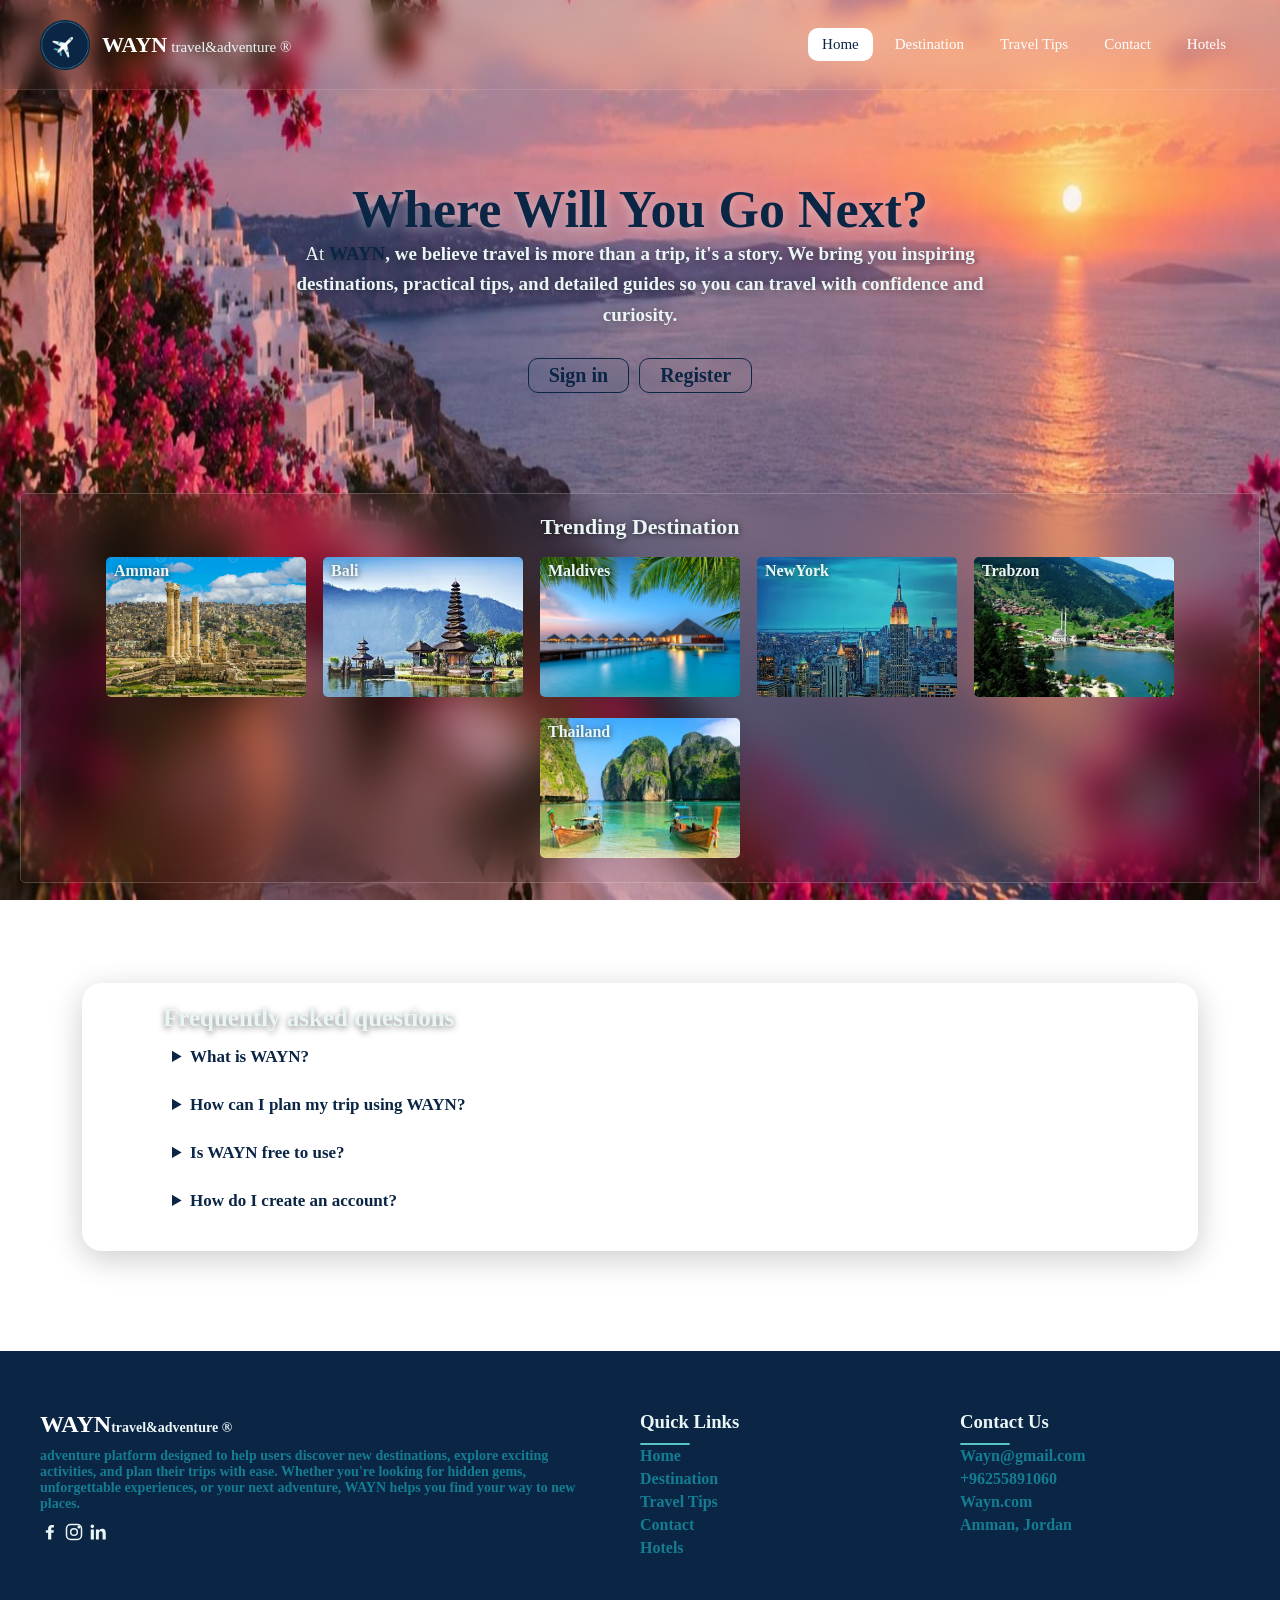
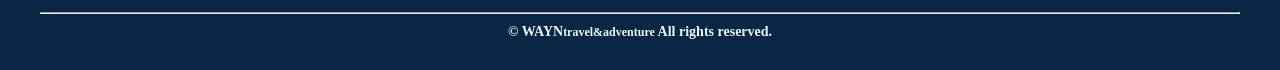
<file: index.html>
<!DOCTYPE html>
<html lang="en">
<head>
    <meta charset="UTF-8">
    <meta name="viewport" content="width=device-width, initial-scale=1.0">
    <title>WAYN-travel&adventure</title>
    <link rel="icon" href="wayn-icon.png">
</head>
<body>
    <div class="dashboard">
        
           <div class="background"><img src="bali/12.jpeg" width="100% " height="100%" alt="background"> </div>
    <header class="header">
        <div class="logo">
            <img src="wayn-icon.png" alt="wayn-icon">
            <div class="logo-">
                <span class="brand">WAYN</span>
                <span class="tagline">travel&adventure &reg;</span>
            </div>
        </div>
        <nav>
            <a href="index.html" class="active">Home</a>
            <a href="project.html">Destination</a>
            <a href="tips.html">Travel Tips</a>
            <a href="contact.html">Contact</a>
             <a href="hotels.html">Hotels</a>
        </nav>
    </header>
    <main>
        <section class="hero">
            <div class="about-as">
            <h1>Where Will You Go Next?</h1>
            <p>At <strong><span style="color:#0B2545;">WAYN</span></stron>, we believe travel is more than a trip, it's a story. We bring you inspiring destinations, practical tips, and detailed guides so you can travel with confidence and curiosity.</p>
        </div>
        <div class="auth-box">
            <a href="sign-in.html">Sign in</a>
            <a href="register.html">Register</a>
        </div>
        </section>
        <!-- Destination section -->
         
        <div class="cards">
          <a href="index.html" class="cards-title">
        Trending Destination</a>
        <div class="card">
            <img src="amman1.jpg" alt="Amman" >
            <span class="name">Amman</span>
        </div>
        <div class="card">
            <img src="bali.webp" alt="Bali" >
            <span class="name">Bali</span>
        </div>
        <div class="card">
            <img src="maldives.gif" alt="Mldives">
            <span class="name">Maldives</span>
        </div>
            <div class="card">
            <img src="newyork.webp" alt="New-York">
            <span class="name">NewYork</span>
        </div>
            <div class="card">
            <img src="trabzon.webp" alt="Trabzon">
            <span class="name">Trabzon</span>
        </div>
            <div class="card">
            <img src="thailand.webp" alt="Thailand">
            <span class="name">Thailand</span>
        </div>
            </div>

            <!-- Q AND A -->
        <section class="Q-A">
            <h2>Frequently asked questions</h2>
            <details class="details">
                <summary>What is WAYN?</summary>
                <p>WAYN is a travel and adventure platform designed to help users discover new destinations, explore exciting activities, and plan their trips with ease. Whether you're looking for hidden gems, unforgettable experiences, or your next adventure, WAYN helps you find your way to new places.</p>
            </details>
            <details class="details">
                <summary>How can I plan my trip using WAYN?</summary>
                <p>You can browse destinations, explore detailed guides, and save your favorite spots to create a customized travel itinerary.</p>
            </details>
            <details class="details">
                <summary>Is WAYN free to use?</summary>
                <p>Yes, exploring destinations, reading travel guides, and accessing practical tips on WAYN is completely free.</p>
            </details>
            <details class="details">
                <summary>How do I create an account?</summary>
                <p>Click on the "Register" button in the navigation bar, enter your email and details, and you'll be ready to start exploring.</p>
            </details>
        </section>
    
    </main> 
    
    <footer>
        <div class="footer-container">
                
              
              <div class="footer-brand"> 
               <!-- <img src="images/wayn-icon.png" alt="icon">  -->
               <h2>WAYN<span style="font-size: 14px;">travel&adventure &reg;</span></h2>
                <p>adventure platform designed to help users discover new destinations, explore exciting activities, and plan their trips with ease. Whether you're looking for hidden gems, unforgettable experiences, or your next adventure, WAYN helps you find your way to new places.</p>
            
             <div class="social-links">
                <a href="#"><svg xmlns="http://www.w3.org/2000/svg" viewBox="0 0 24 24" width="20" height="20" fill="#EAF6F6">
                        <path d="M13.5 21v-8h2.7l.4-3.1h-3.1V8c0-.9.3-1.5 1.6-1.5h1.6V3.7c-.8-.1-1.7-.2-2.6-.2-2.6 0-4.4 1.6-4.4 4.5v1.9H7V13h2.7v8z"/>
                         </svg></a> 
                <a href="#"><svg xmlns="http://www.w3.org/2000/svg" viewBox="0 0 24 24" width="20" height="20" fill="none" stroke="#EAF6F6" stroke-width="1.8">
                          <rect x="3" y="3" width="18" height="18" rx="5"/>
                               <circle cx="12" cy="12" r="4"/>
                                <circle cx="18" cy="6" r="1" fill="#EAF6F6"/>
                                       </svg></a>
                <a href="#"><svg xmlns="http://www.w3.org/2000/svg" viewBox="0 0 24 24" width="20" height="20" fill="#EAF6F6">
                          <path d="M5.2 3a2.2 2.2 0 1 0 0 4.4 2.2 2.2 0 0 0 0-4.4zM3.3 9h3.8v12H3.3zM9.5 9h3.6v1.6h.1A4 4 0 0 1 16.8 8c3.8 0 4.5 2.5 4.5 5.7V21h-3.8v-6.5c0-1.5 0-3.4-2.1-3.4s-2.4 1.6-2.4 3.3V21H9.5z"/>
                              </svg></a>
            </div>
             </div>
             <div class="footer-column">
                <h3>Quick Links</h3>
                <hr>
                <ul>
            <li><a href="home.html" >Home</a></li>
            <li><a href="index.html">Destination</a></li>
            <li><a href="tips.html">Travel Tips</a></li>
            <li><a href="contact.html">Contact</a></li>
            <li><a href="hotels.html">Hotels</a></li>
                </ul>
             </div>
             <div class="footer-column">
                <ul>
                <h3>Contact Us</h3>
                <hr>
                <li><a href="mailto:Wayn@gmail.com">Wayn@gmail.com</a></li>
                <li><a href="tel:+96255891060">+96255891060</a></li>
                <li><a href="/">Wayn.com</a></li>
                <li>Amman, Jordan</li></ul>
             </div>
             
             <div class="footer-bottom">
                <hr>
                <p>&copy; WAYN<span style="font-size: 12px;">travel&adventure</span> All rights reserved.</p>
             </div>
        </div>
    </footer>
    
   </div>
   <style>
  *,
::before,
::after{
    padding: 0;
    margin: 0;
    box-sizing: border-box;
}
:root{
    --primary-navy:#0B2545;
    --secondary-teal:#147D92;
    --secondary-Aqua:#58C4C6;
    --secondary-lightblue:#EAF6F6;
    --secondary-White:#FFFFFF;
   
}
.dashboard{
    display: grid;
    grid-template-columns: 1fr ;
    grid-template-rows: 90px 1fr 60px;
    grid-template-areas:  
    "header "
    "main "
    "footer";
}
.background{
    position: fixed;
    object-fit: cover;
    width: 100%;
    height: 100%;
    z-index: -2;
    inset: 0;
}
/* -----header----- */
.dashboard .header{
grid-area:header;
padding: 0px 40px;
display: flex;
justify-content: space-between;
align-items: center;
border-radius: 5px;
flex-wrap: wrap;
position:sticky;
top:0;
z-index: 100;
background:rbga(255,255,255,0.12);
backdrop-filter: blur(10px);
-webkit-backdrop-filter: blur(10px);
border-bottom: 1px solid rgba(255,255,255,0.12) ;
}
/* ----logo--- */
.dashboard .header .logo{
    display: flex;
    align-items: center;
    gap:12px;
}  

.dashboard .header .logo .brand{
    color: var(--secondary-White);
    font-weight: bold;
    font-size:22px;
    user-select: none;
    font-family:Cambria, Cochin, Georgia, Times, 'Times New Roman', serif
}
.dashboard .header .logo .tagline{

 color:var(--secondary-lightblue);
 font-size: 15px;
}
.dashboard .header .logo img{
    width: 50px;
}
/* -----nav----- */
.dashboard .header nav{
    display: flex;
    gap:8px;
    align-items: center;
    user-select: none;
    
  
}
.dashboard .header nav a{
    background-color: transparent;
    color:var(--secondary-White);
    border-radius: 10px;
     text-decoration: none;
     padding: 8px 14px;
     font-family: Cambria, Cochin, Georgia, Times, 'Times New Roman', serif;
    font-size: 15px;
    white-space: nowrap;
    transition: 0.3s;
}
.dashboard .header nav a:hover{
    background-color: var(--secondary-White);
    color: var(--primary-navy);
    border: none;
    transform:translateY(-2px);
   
}
.dashboard .header nav a.active{
    background-color: var(--secondary-White);
    color: var(--primary-navy);
    border: none;
}
/* ----main----- */
.dashboard main{
    grid-area: main;
    display: flex;
    flex-direction: column;
    align-items: center;
    justify-content: center;
    padding: 0 20px;
}
/* -----hero----- */
.dashboard main .hero{
    display: flex;
    flex-direction: column;     
    align-items: center;
    text-align: center;
    margin-top: 90px;
    gap: 28px;
    max-width: 700px;
    color: var(--secondary-white);
    font-family: Cambria, Cochin, Georgia, Times, 'Times New Roman', serif;
}
.dashboard main .hero .about-as h1{
    color: var(--primary-navy);
    font-size: 52px;
    text-shadow: 0 2px 12px rgba(255,255,255,0.45) ;
    
}
.dashboard main .hero .about-as p{
    color: var(--secondary-lightblue);
    font-size: 19px;
    line-height: 1.6;
    text-shadow: 0 1px 8px rgba(0,0,0,0.45);
}
/* ------auth-box---- */
.dashboard main .hero .auth-box{
    display: flex;
    gap: 10px;
    
}
.dashboard main .hero .auth-box a{
    
    background: transparent;
    backdrop-filter: blur(5px);
    color: var(--primary-navy);
    border-radius: 10px;
    padding: 5px 20px;
    text-decoration: none;
    font-size: 20px;
    font-family:Cambria, Cochin, Georgia, Times, 'Times New Roman', serif;
    cursor: pointer;
    border: 1px solid var(--primary-navy);
    transition: 0.3s;

}
.dashboard main .hero .auth-box a:focus,
.dashboard main .hero .auth-box a:hover
{
   
    background-color: rgba(255,255,255,0.6);
    color: var(--primary-navy);
    border: 1px solid var(--primary-navy);
    transform: translatey(-2px);
}
/* ----cards----- */
.dashboard main .cards{
    margin:100px auto 0 ;
    background:transparent;
    backdrop-filter: blur(20px);
    /* background: rgba(11,37,69,0.35);
    backdrop-filter: blur(14px); */
    border: 1px solid rgba(255,255,255,0.2);
    width: 100%;
    padding: 20px 50px;
    border-radius: 5px;
    display: flex;
    flex-wrap: wrap;
    justify-content: center;
    gap: 17px;
}
.dashboard main .cards .cards-title{
    width: 100%;
    color: var(--secondary-lightblue);
    text-decoration: none;
    text-align: center;
    font-family: Cambria, Cochin, Georgia, Times, 'Times New Roman', serif;
    font-weight: bold;
    font-size: 22px;
    text-shadow: 0 1px 6px rgba(0,0,0,0.7);
}
.dashboard main .cards .card{
        position: relative;
}
.dashboard main .cards .card .name{
    position: absolute;
    top:0;
    left:0;
    padding: 5px 8px;
    font-weight: bold;
    color: var(--secondary-lightblue);
     text-shadow: 0 1px 6px rgba(0,0,0,0.7);
     pointer-events: none;
}
.dashboard main .cards .card img{
    width: 200px;
    height: 140px;
    border-radius: 5px;
    transition: 0.5s;
    cursor:pointer;
}
.dashboard main .cards img:hover{
    transform: scale(1.1);
}



/* -----Q&A---- */
.dashboard main .Q-A{
   margin: 100px auto 0;
   width: 90%;
   box-sizing: border-box;
   background:transparent;
   backdrop-filter: blur(10px);
    border:1px solid rgba(255,255,255,0.2);
   box-shadow: 0 8px 32px  rgba(0,0,0,0.2);
   border-radius: 20px;
   
   padding: 20px 80px;
    
}
.dashboard main .Q-A h2{
    color: var(--secondary-lightblue);
     text-shadow: 0 2px 6px rgba(0,0,0,0.5) ;
    font-size: 25px;
    font-family: Cambria, Cochin, Georgia, Times, 'Times New Roman', serif;
    /* -webkit-text-stroke: 0.2px var(--secondary-lightblue); */
    text-align:left;
    margin-bottom: 6px;
}
.dashboard main .Q-A .details{
    background-color: rgba(255,255,255,0.4);
    color: var(--primary-navy);
    font-size: 17px;
    font-family: Cambria, Cochin, Georgia, Times, 'Times New Roman', serif;
    width: 100%;
    border-radius: 15px;
    margin-bottom: 10px;
    padding: 8px;
    border: 1px solid rgba(255,255,255,0.2);
    cursor: pointer;
    transition: all 0.3s ease;
}
.dashboard main .Q-A .details p{
    line-height: 1.6;
    font-size: 15px;
    padding: 10px 20px 15px;
    margin: 0;
    
}
    
.dashboard main .Q-A .details:hover{
 background: rgba(255,255,255,0.45);
 transform: translateY(-2px);
 box-shadow: 0 6px 16px rgba(0,0,0,0.2);
}
/* ---footer */
 footer{
    grid-area: footer;
    background: var(--primary-navy);
    /* background:transparent;
   backdrop-filter: blur(10px);
    border:1px solid rgba(255,255,255,0.2); */
    color: var(--secondary-lightblue);
    width: 100%;
    padding: 60px 8px 20px;
    margin-top: 100px;
    font-family: Cambria, Cochin, Georgia, Times, 'Times New Roman', serif;
}
.footer-container{
    display: grid;
    grid-template-columns: 2fr repeat(2,1fr);
    gap: 40px;
    max-width:1200px ;
    margin: 0 auto;
}



.footer-brand img{
 width: 100px;
}
.footer-brand h2{
   color: var(--secondary-White);
    font-weight: bold;
    font-size:24px;
    user-select: none;
    margin-bottom: 10px;
    font-family:Cambria, Cochin, Georgia, Times, 'Times New Roman', serif
}
.footer-brand span{
    color:var(--secondary-lightblue);
}
.footer-brand p{
    font-size: 14px;
    font-family:Cambria, Cochin, Georgia, Times, 'Times New Roman', serif;
    color: var(--secondary-teal);
    margin-bottom: 10px;

}
.footer-column hr{
    width:50px ;
    margin-bottom: 2px;
    border-radius: 5px;
    height: 2px;
    background-color: #EAF6F6;
    border: 1px solid var(--secondary-Aqua);
}
.footer-column h3{
    margin-bottom: 10px;
    
 
}
.footer-column ul{
    list-style: none;

}
.footer-column li{
    margin-bottom: 5px;
    color: var(--secondary-teal);
   
}
.footer-column ul li a{
    color: var(--secondary-teal);
      text-decoration: none;
    transition: color 0.3s ease;
    
}
.footer-bottom {
    text-align: center;
    width: 100%;
    grid-column: 1/-1;
    padding: 10px 0;
}
.footer-bottom hr{
margin-bottom: 10px;
}
.footer-bottom{
    font-size: 14px;
    font-family: Cambria, Cochin, Georgia, Times, 'Times New Roman', serif;
}

   </style>
</body>
</html>
</file>
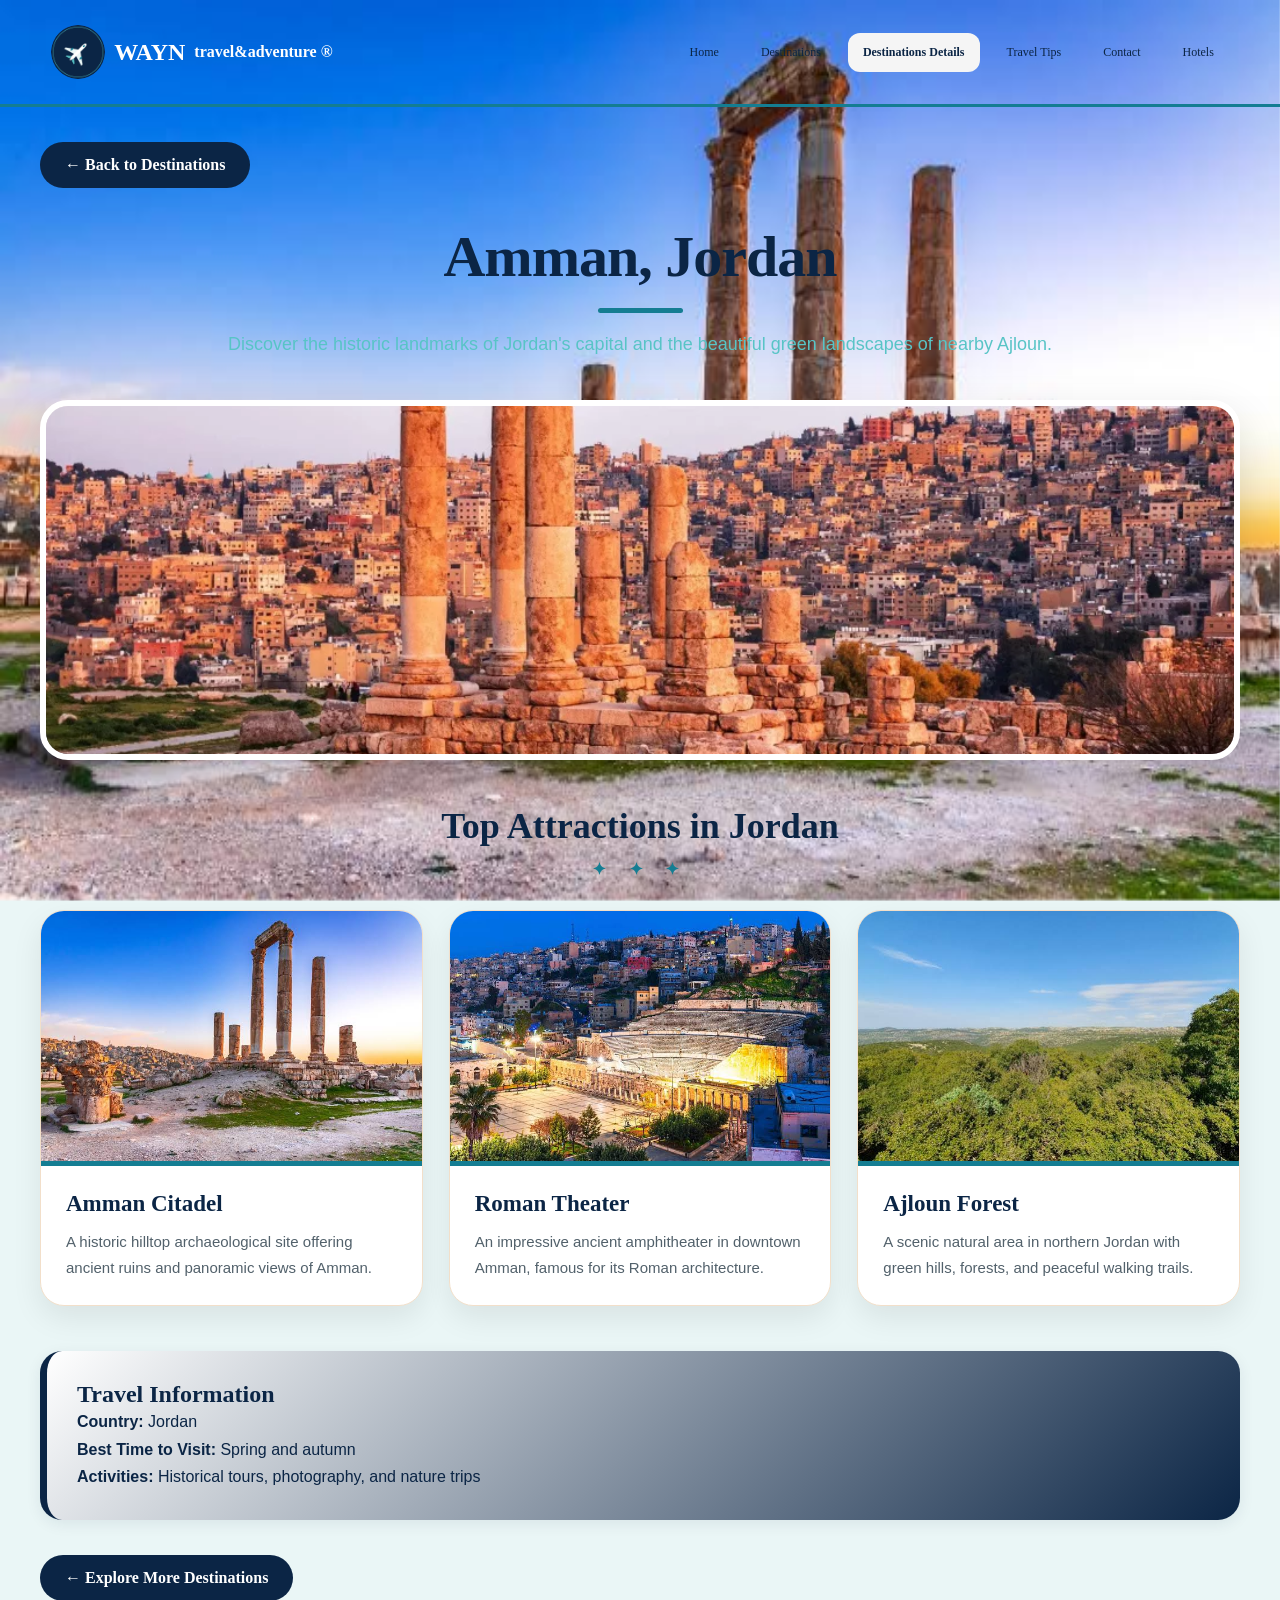
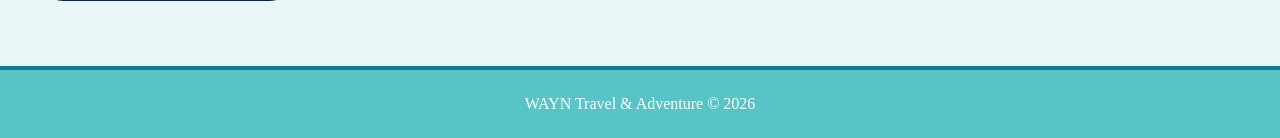
<file: amman.html>
<!DOCTYPE html>
<html lang="en">
<head>
    <meta charset="UTF-8">
    <meta name="viewport" content="width=device-width, initial-scale=1.0">
    <title>Amman | WAYN</title>
    <link rel="stylesheet" href="style.css">
</head>
<body class="details-page jordan-theme">
    <div class="background">
        <img src="bali/amman-citadel.jfif.jpeg" width="100%" height="100%">
    </div>
        <header class="site-header">
        <a href="index.html" class="logo">
            <img src="wayn-icon.png" alt="WAYN Logo">
            <strong>WAYN</strong>
            <span>travel&amp;adventure ®️</span>
        </a>
        <nav class="navbar">
            <a href="index.html">Home</a>
            <a href="project.html">Destinations</a>
            <a href="amman.html" class="active">Destinations Details</a>
            <a href="index.html#tips">Travel Tips</a>
            <a href="contact.html">Contact</a>
            <a href="hotels.html">Hotels</a>
        </nav>
    </header>

    <main class="details-container">
        <a href="project.html" class="back-button">← Back to Destinations</a>

        <section class="destination-intro">
            <h1>Amman, Jordan</h1>
            <p>Discover the historic landmarks of Jordan's capital and the beautiful green landscapes of nearby Ajloun.</p>
        </section>

        <div class="details-hero">
            <img src="Amman-2.webp" alt="Amman">
        </div>

        <h2 class="section-heading">Top Attractions in Jordan</h2>

        <section class="attractions-grid">
            <article class="attraction-card">
                <img src="bali/amman-citadel.jfif.jpeg" alt="Amman Citadel">
                <div class="attraction-info">
                    <h3>Amman Citadel</h3>
                    <p>A historic hilltop archaeological site offering ancient ruins and panoramic views of Amman.</p>
                </div>
            </article>

            <article class="attraction-card">
                <img src="bali/amman-theater.jfif.jpeg" alt="Roman Theater">
                <div class="attraction-info">
                    <h3>Roman Theater</h3>
                    <p>An impressive ancient amphitheater in downtown Amman, famous for its Roman architecture.</p>
                </div>
            </article>

            <article class="attraction-card">
                <img src="bali/amman-ajloun.jfif.jpeg" alt="Ajloun Forest">
                <div class="attraction-info">
                    <h3>Ajloun Forest</h3>
                    <p>A scenic natural area in northern Jordan with green hills, forests, and peaceful walking trails.</p>
                </div>
            </article>
        </section>

        <section class="travel-info">
            <h2>Travel Information</h2>
            <p><strong>Country:</strong> Jordan</p>
            <p><strong>Best Time to Visit:</strong> Spring and autumn</p>
            <p><strong>Activities:</strong> Historical tours, photography, and nature trips</p>
        </section>

        <a href="index.html" class="back-button">← Explore More Destinations</a>
    </main>

    <footer>
        <p>WAYN Travel &amp; Adventure ©️ 2026</p>
    </footer>
    <style>
    :root {
    --navy: #0B2545;
    --teal: #147D92;
    --aqua: #58C4C6;
    --light: #EAF6F6;
    --white: #FFFFFF;
}

* {
    box-sizing: border-box;
}
a {
    text-decoration: none;
}
.attractions-grid {
    display: grid;
    grid-template-columns: repeat(3, minmax(0, 1fr));
    gap: 24px;
    margin-bottom: 45px;
}

.attraction-card {
    overflow: hidden;
    background: white;
    border-radius: 16px;
    box-shadow: 0 6px 20px rgba(11, 37, 69, 0.12);
}

.attraction-card img {
    display: block;
    width: 100%;
    height: 235px;
    object-fit: cover;
}

.attraction-info {
    padding: 20px;
}

.attraction-info h3 {
    margin: 0 0 12px;
    color: var(--teal);
    font-size: 23px;
}

.attraction-info p {
    margin: 0;
    color: #4b6073;
    font-family: Arial, sans-serif;
    font-size: 15px;
    line-height: 1.7;
}

body {
    margin: 0;
    font-family: Georgia, "Times New Roman", serif;
}

.background{
       position: fixed;
                object-fit: cover;
                width: 100%;
                height: 100%;
                inset:0;
                z-index: -2;
}
.breadcrumb {
    display: block;
    width: 33%;
    min-width: 230px;
    padding: 13px 17px;
    margin-bottom: 65px;
    background: rgba(20, 125, 146, 0.75);
    border-radius: 10px;
    color: white;
    font-size: 19px;
    font-weight: bold;
}
.back-button {
    display: inline-block;
    padding: 12px 20px;
    background: var(--teal);
    color: white;
    border-radius: 9px;
    font-weight: bold;
}

.back-button:hover {
    background: var(--navy);
}
.destinations-grid {
    display: grid;
    grid-template-columns: repeat(3, minmax(0, 1fr));
    gap: 16px;
}

.destination-card {
    position: relative;
    height: 215px;
    border: 2px solid rgba(255, 255, 255, 0.65);
    border-radius: 16px;
    overflow: hidden;
    background-size: cover;
    background-position: center;
    box-shadow: 0 4px 16px rgba(0, 0, 0, 0.2);
}

.destination-card::before {
    content: "";
    position: absolute;
    inset: 0;
    background: linear-gradient(
        to bottom,
        rgba(0, 0, 0, 0.28),
        transparent 45%,
        rgba(0, 0, 0, 0.35)
    );
    pointer-events: none;
}

.destination-card h2 {
    position: absolute;
    top: 14px;
    left: 17px;
    right: 12px;
    margin: 0;
    color: white;
    font-size: 20px;
    text-shadow: 0 1px 4px rgba(0, 0, 0, 0.4);
}


.destination-card.bali {
    background-image: url("images/bali.jpeg");
}

.destination-card.thailand {
    background-image: url("images/thailand.jpg");
}

.destination-card.amman {
    background-image: url("images/amman.jpeg");
}

.destination-card.newyork {
    background-image: url("images/newyork.jpeg");
}

.destination-card.maldives {
    background-image: url("images/maldives.jpeg");
}

.destination-card.trabzon {
    background-image: url("images/trabzon.jpeg");
}
.details-page {
    min-height: 100vh;
    background: var(--light);
    color: var(--navy);
}

.details-page .site-header {
    background: transparent;
}

.details-container {
    max-width: 1250px;
    margin: auto;
    padding: 35px 25px 65px;
}
.destination-intro {
    padding: 35px 10px 25px;
    text-align: center;
}

.destination-intro h1 {
    margin: 0 0 15px;
    font-size: 43px;
}

.destination-intro p {
    max-width: 850px;
    margin: auto;
    color: #435a70;
    font-family: Arial, sans-serif;
    font-size: 18px;
    line-height: 1.8;
}

.details-hero {
    height: 360px;
    margin: 15px 0 45px;
    overflow: hidden;
    border-radius: 18px;
    box-shadow: 0 8px 25px rgba(11, 37, 69, 0.16);
}

.details-hero img {
    display: block;
    width: 100%;
    height: 100%;
    object-fit: cover;
}
footer {
    padding: 25px 15px;
    text-align: center;
    background: var(--navy);
    color: white;
}

.home-page footer {
    background: rgba(11, 37, 69, 0.85);
}
html {
    scroll-behavior: smooth;
}
.home-page {
    min-height: 100vh;
    color: white;
    background:
        linear-gradient(rgba(8, 23, 48, 0.1), rgba(8, 23, 48, 0.25)),
        url("images/back1.jpeg") center / cover fixed;
}

.home-main {
    max-width: 1500px;
    margin: auto;
    padding: 165px 4% 55px;
}
.home-extra {
    max-width: 1100px;
    margin: 30px auto 50px;
    padding: 25px;
    text-align: center;
    background: rgba(11, 37, 69, 0.75);
    border-radius: 15px;
}


.logo {
    display: flex;
    align-items: center;
    gap: 9px;
    color: white;
    white-space: nowrap;
}

.logo img {
    width: 54px;
    height: 54px;
    border-radius: 50%;
    object-fit: cover;
}

.logo strong {
    font-size: 24px;
}

.logo span {
    font-size: 16px;
    font-weight: bold;
}

.navbar {
    display: flex;
    flex-wrap: wrap;
    gap: 12px;
    align-items: center;
}

.navbar a {
    color: var(--navy);
    font-size: 12px;
    padding: 12px 15px;
    border-radius: 12px;
}

.navbar a:hover {
    background: white;
    color: var(--navy);
}

.navbar a.active {
    background: #f5f5f5;
    color: var(--navy);
    font-weight: bold;
}

.site-header {
    display: flex;
    align-items: center;
    justify-content: space-between;
    gap: 20px;
    padding: 25px 4%;
}
.section-heading {
    margin: 25px 0 30px;
    text-align: center;
    font-size: 30px;
}


.travel-info {
    margin-bottom: 35px;
    padding: 25px 30px;
    background: var(--navy);
    border-left: 6px solid var(--aqua);
    border-radius: 14px;
    box-shadow: 0 4px 15px rgba(11, 37, 69, 0.08);
    color: #0B2545;
}

.travel-info h2 {
    margin-top: 0;
    color: var(--teal);
}

.travel-info p {
    font-family: Arial, sans-serif;
    line-height: 1.7;
}


.view-button {
    position: absolute;
    left: 13px;
    bottom: 10px;
    z-index: 1;
    padding: 9px 16px;
    background: var(--teal);
    color: white;
    border-radius: 8px;
    font-weight: bold;
}

.view-button:hover {
    background: var(--navy);
}

@media (max-width: 950px) {
    .site-header {
        flex-direction: column;
    }

    .navbar {
        justify-content: center;
    }

    .home-main {
        padding-top: 75px;
    }

    .destinations-grid,
    .attractions-grid {
        grid-template-columns: repeat(2, minmax(0, 1fr));
    }
}

@media (max-width: 600px) {
    .logo strong {
        font-size: 20px;
    }

    .logo span {
        font-size: 13px;
    }

    .navbar {
        justify-content: center;
        gap: 4px;
    }

    .navbar a {
        font-size: 13px;
        padding: 9px;
    }

    .home-main {
        padding: 40px 15px;
    }

    .breadcrumb {
        width: 100%;
        margin-bottom: 35px;
    }

    .destinations-grid,
    .attractions-grid {
        grid-template-columns: 1fr;
    }

    .destination-card {
        height: 235px;
    }

    .details-container {
        padding: 25px 15px 45px;
    }

    .destination-intro h1 {
        font-size: 32px;
    }

    .details-hero {
        height: 230px;
    }
}



.jordan-theme {
    --page-bg: #FBF2E6;
    --page-primary: #0B2545;
    --page-accent: #147D92;
    --page-soft: #F2DFCA;
    --page-dark: #58C4C6;
     --navy: #0B2545;
    --teal: #147D92;
    --aqua: #58C4C6;
    --light: #EAF6F6;
    --white: #FFFFFF;
}



.details-page {
    
    color: var(--white);
}

.details-page .site-header {
    border-bottom: 3px solid var(--page-accent);
}

.details-page .navbar a.active {

    color: var(--navy);
}

.details-page .destination-intro h1 {
    color: var(--page-primary);
    font-size: clamp(36px, 5vw, 58px);
    letter-spacing: -1px;
}

.details-page .destination-intro h1::after {
    content: "";
    display: block;
    width: 85px;
    height: 5px;
    margin: 18px auto 0;
    border-radius: 10px;
    background: var(--page-accent);
}

.details-page .destination-intro p {
    color: var(--page-dark);
}

.details-page .details-hero {
    border: 6px solid white;
    border-radius: 28px;
    box-shadow: 0 18px 45px rgba(0, 0, 0, 0.15);
}

.details-page .section-heading {
    color: var(--page-primary);
    font-size: clamp(26px, 3vw, 36px);
}

.details-page .section-heading::after {
    content: "✦ ✦ ✦";
    display: block;
    margin-top: 12px;
    color: var(--page-accent);
    font-size: 17px;
    letter-spacing: 9px;
}

.details-page .attractions-grid {
    gap: 26px;
}

.details-page .attraction-card {
    border: 1px solid var(--page-soft);
    border-radius: 24px;
    background: white;
    box-shadow: 0 12px 30px rgba(0, 0, 0, 0.08);
    transition: transform 0.35s, box-shadow 0.35s;
}

.details-page .attraction-card:hover {
    transform: translateY(-10px);
    box-shadow: 0 22px 40px rgba(0, 0, 0, 0.15);
}

.details-page .attraction-card img {
    height: 250px;
    transition: transform 0.5s;
}

.details-page .attraction-card:hover img {
    transform: scale(1.06);
}

.details-page .attraction-card {
    isolation: isolate;
}

.details-page .attraction-info {
    padding: 25px;
    border-top: 5px solid var(--page-accent);
}

.details-page .attraction-info h3 {
    color: var(--page-primary);
}

.details-page .attraction-info p {
    color: #52616B;
}

.details-page .travel-info {
    background: linear-gradient(
        135deg,
        white,
        var(--navy)
    );
    border-left: 7px solid var(--page-primary);
    border-radius: 22px;
    padding: 30px;
}

.details-page .travel-info h2 {
    color: var(--page-primary);
}

.details-page .back-button {
    background: var(--page-primary);
    color: white;
    border-radius: 30px;
    padding: 14px 25px;
    transition: transform 0.3s, background 0.3s;
}

.details-page .back-button:hover {
    background: var(--page-dark);
    transform: translateY(-3px);
}

.details-page footer {
    background: var(--page-dark);
    border-top: 4px solid var(--page-accent);
}
</style>
</body>
</html>
</file>
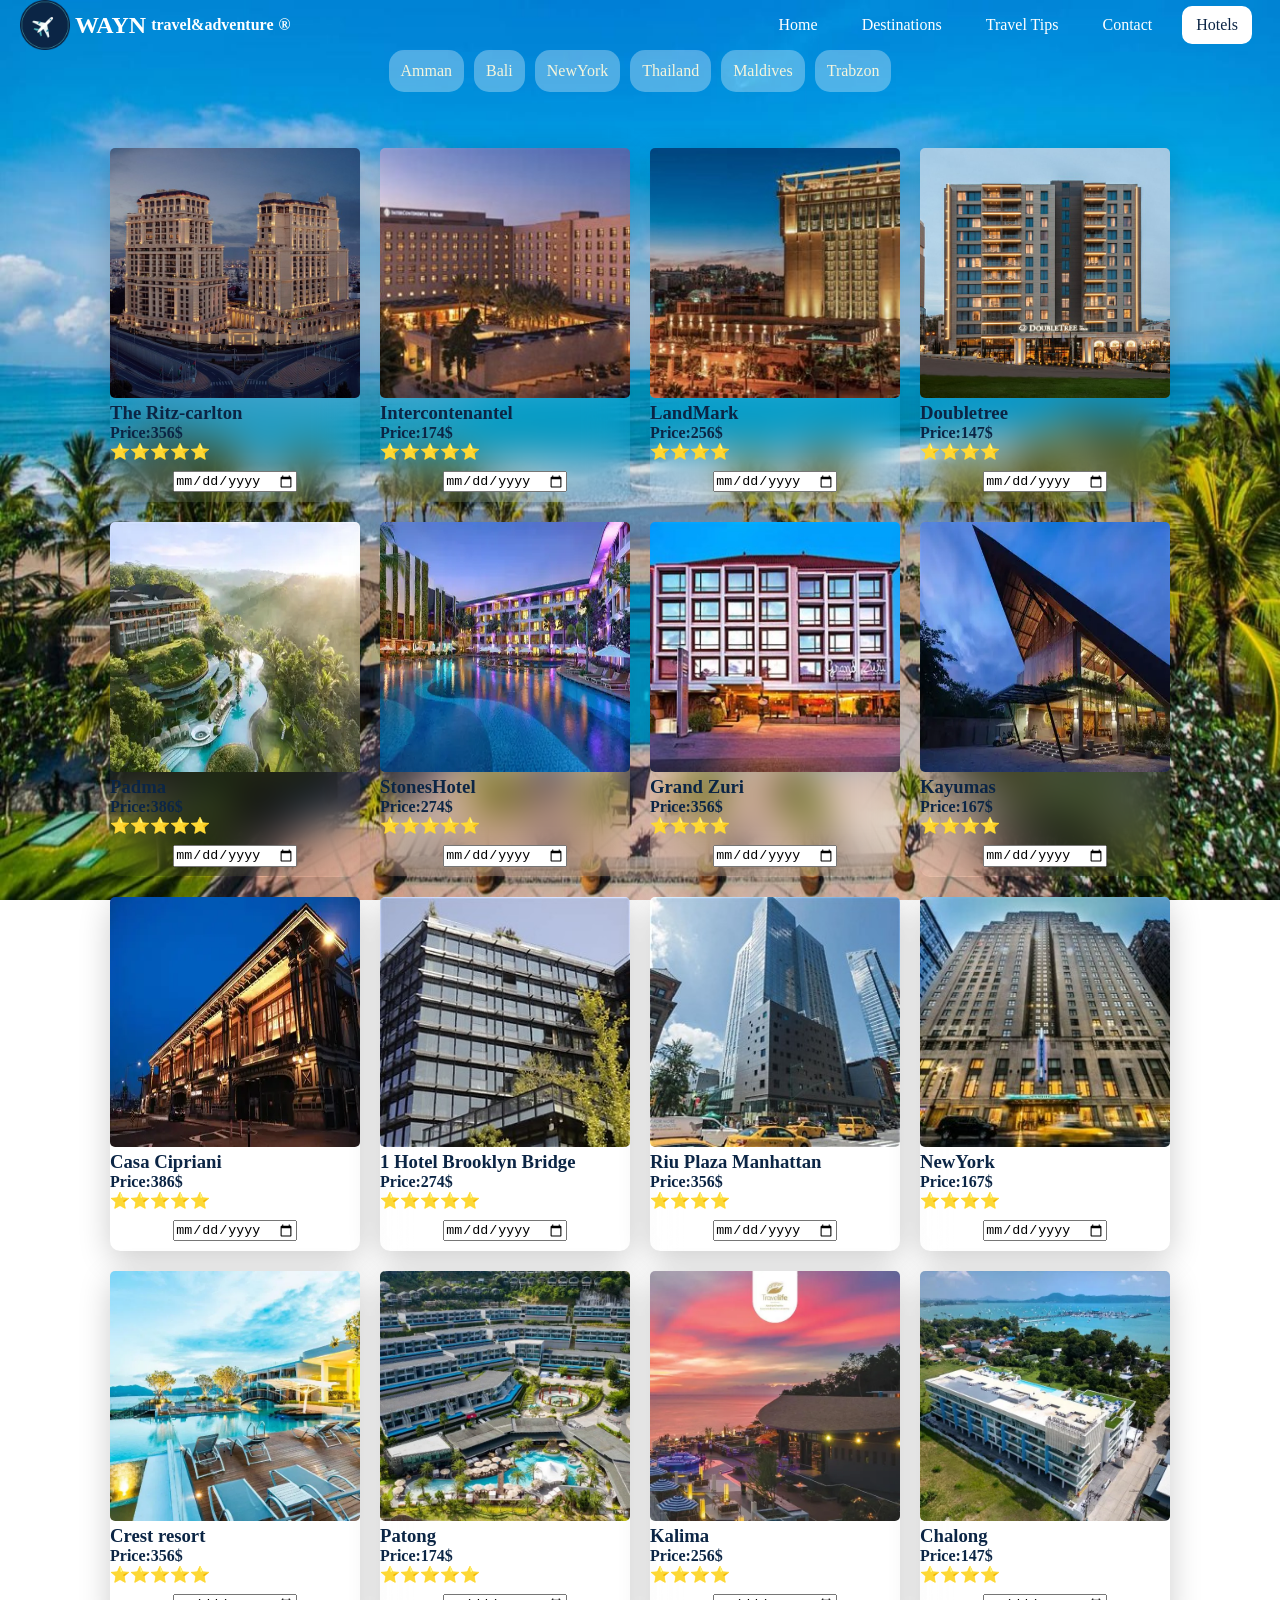
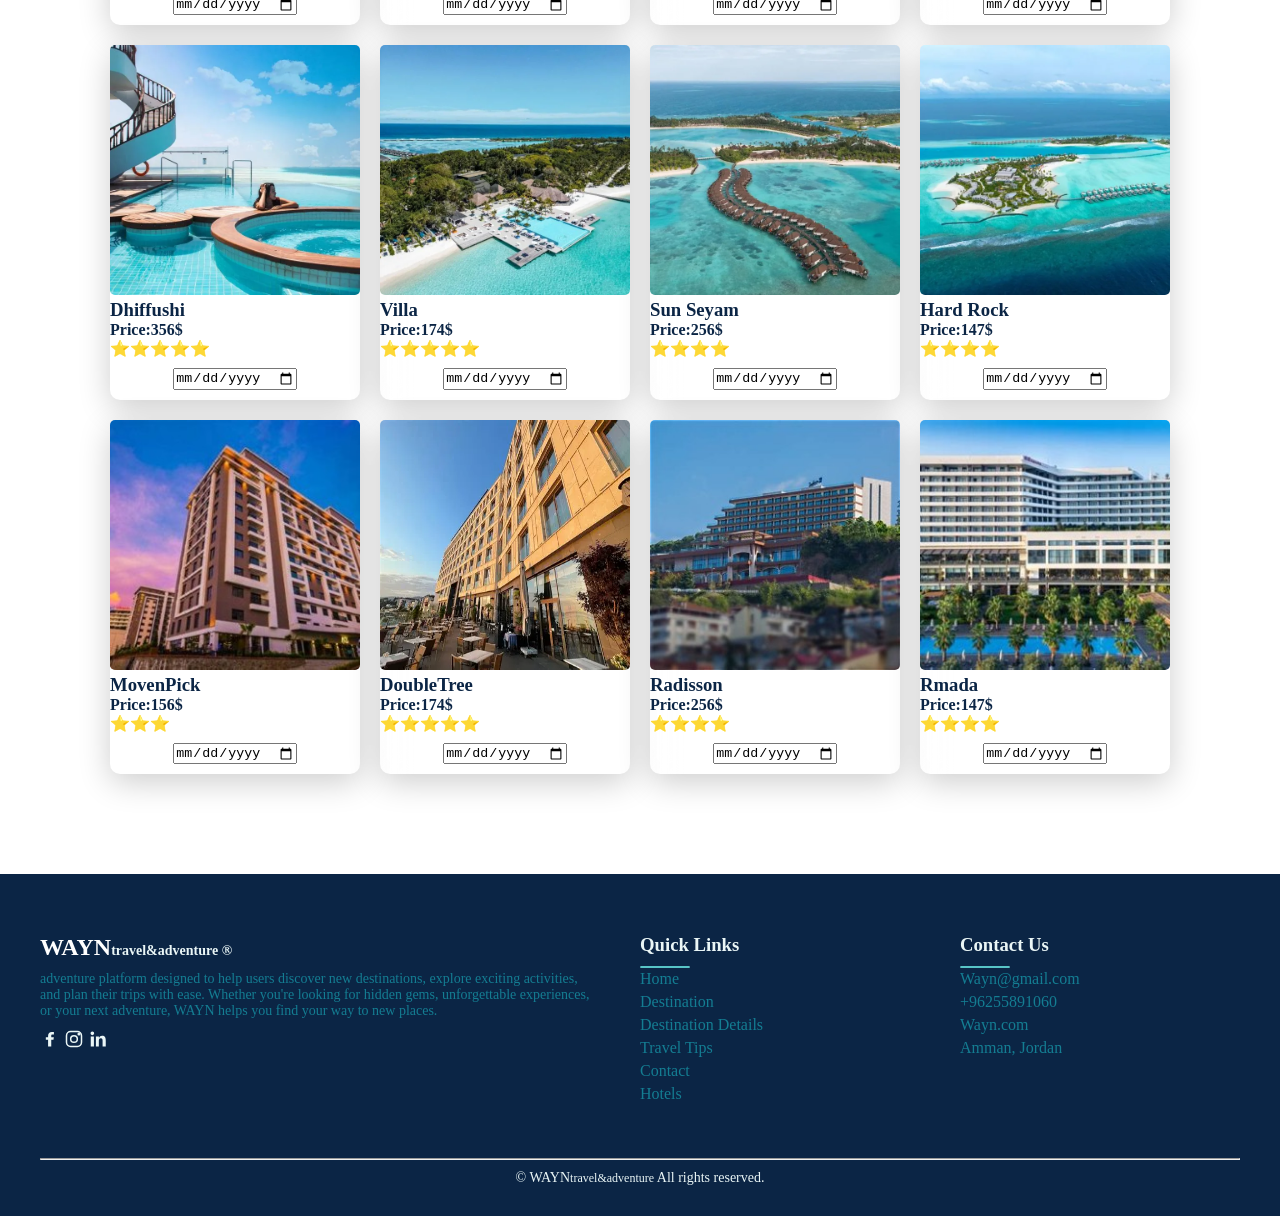
<file: hotels.html>
<!DOCTYPE html>
<html>
    <head>

    </head>
<body>
    <div class="container">
        <div class="background">
            <img src="bali/suggest.jpeg" width="100%" height="100%">
        </div>
        <header>
                <div class="header1"> <img src="wayn-icon.png" width="50" height="50">
                <h2>WAYN</h2>
                <h4>travel&adventure </h4>
            <h4>&reg</h4></div>
                <ol class="ol">
                    <li><a href="index.html">Home</a></li>
                    <li><a href="project.html">Destinations</a></li>
                    <li><a href="tips.html">Travel Tips</a></li>
                    <li><a href="contact.html">Contact</a></li>
                    <li><a href="hotels.html" class="active">Hotels</a></li>
                </ol>
        </header>
        <main>
            <ul class="ul">
                <li><a href="#Amman">Amman</a></li>
                <li><a href="#Bali">Bali</a></li>
                <li><a href="#NewYork">NewYork</a></li>
                <li><a href="#Thailand">Thailand</a></li>
                <li><a href="#Maldives">Maldives</a></li>
                <li><a href="#Trabzon">Trabzon</a></li>
            </ul>
            <br><br>
            <div class="Amman" id="Amman">
                <div class="hotels"><img src="the Ritz-carlton.jpg" width="250px" height="250px">
                    <h3>The Ritz-carlton</h3>
                    <h4>Price:356$</h4>
                    <h4> ⭐⭐⭐⭐⭐</h4>
                    <input type="date" class="input">
                </div>
                 <div class="hotels"><img src="intercontenantel.jpg" width="250px" height="250px">
                    <h3>Intercontenantel</h3>
                    <h4>Price:174$</h4>
                     <h4> ⭐⭐⭐⭐⭐</h4>
                    <input type="date" class="input">
                </div>
                 <div class="hotels"><img src="landmark.jpg" width="250px" height="250px">
                    <h3>LandMark</h3>
                    <h4>Price:256$</h4>
                    <h4> ⭐⭐⭐⭐</h4>
                    <input type="date" class="input">
                </div>
                 <div class="hotels"><img src="doubletree.jpg" width="250px" height="250px">
                    <h3>Doubletree</h3>
                     <h4>Price:147$</h4>
                      <h4> ⭐⭐⭐⭐</h4>
                    <input type="date" class="input">
                </div>
            </div>
            <div class="Bali" id="Bali">
                  <div class="hotels"><img src="Padma.webp" width="250px" height="250px">
                    <h3>Padma</h3>
                    <h4>Price:386$</h4>
                    <h4> ⭐⭐⭐⭐⭐</h4>
                    <input type="date" class="input">
                </div>
                 <div class="hotels"><img src="Stones Hotel.webp" width="250px" height="250px">
                    <h3>StonesHotel</h3>
                    <h4>Price:274$</h4>
                     <h4> ⭐⭐⭐⭐⭐</h4>
                    <input type="date" class="input">
                </div>
                 <div class="hotels"><img src="Grand Zuri.jpg" width="250px" height="250px">
                    <h3>Grand Zuri</h3>
                    <h4>Price:356$</h4>
                    <h4> ⭐⭐⭐⭐</h4>
                    <input type="date" class="input">
                </div>
                 <div class="hotels"><img src="Kayumas.webp" width="250px" height="250px">
                    <h3>Kayumas</h3>
                     <h4>Price:167$</h4>
                      <h4> ⭐⭐⭐⭐</h4>
                    <input type="date" class="input">
                </div>
            </div>
            <div class="NewYork" id="NewYork">
                  <div class="hotels"><img src="Casa Cipriani.webp" width="250px" height="250px">
                    <h3>Casa Cipriani</h3>
                    <h4>Price:386$</h4>
                    <h4> ⭐⭐⭐⭐⭐</h4>
                    <input type="date" class="input">
                </div>
                 <div class="hotels"><img src="1 Hotel Brooklyn Bridge.jpg" width="250px" height="250px">
                    <h3>1 Hotel Brooklyn Bridge</h3>
                    <h4>Price:274$</h4>
                     <h4> ⭐⭐⭐⭐⭐</h4>
                    <input type="date" class="input">
                </div>
                 <div class="hotels"><img src="Riu Plaza Manhattan Times Square.jpg" width="250px" height="250px">
                    <h3>Riu Plaza Manhattan</h3>
                    <h4>Price:356$</h4>
                    <h4> ⭐⭐⭐⭐</h4>
                    <input type="date" class="input">
                </div>
                 <div class="hotels"><img src="NewYork.jpg" width="250px" height="250px">
                    <h3>NewYork</h3>
                     <h4>Price:167$</h4>
                      <h4> ⭐⭐⭐⭐</h4>
                    <input type="date" class="input">
                </div>
            </div>
            <div class="Thailand" id="Thailand">
                <div class="hotels"><img src="Crest resort.webp" width="250px" height="250px">
                    <h3>Crest resort</h3>
                    <h4>Price:356$</h4>
                    <h4> ⭐⭐⭐⭐⭐</h4>
                    <input type="date" class="input">
                </div>
                 <div class="hotels"><img src="Patong.webp" width="250px" height="250px">
                    <h3>Patong</h3>
                    <h4>Price:174$</h4>
                     <h4> ⭐⭐⭐⭐⭐</h4>
                    <input type="date" class="input">
                </div>
                 <div class="hotels"><img src="Kalima.webp" width="250px" height="250px">
                    <h3>Kalima</h3>
                    <h4>Price:256$</h4>
                    <h4> ⭐⭐⭐⭐</h4>
                    <input type="date" class="input">
                </div>
                 <div class="hotels"><img src="Chalong.webp" width="250px" height="250px">
                    <h3>Chalong</h3>
                     <h4>Price:147$</h4>
                      <h4> ⭐⭐⭐⭐</h4>
                    <input type="date" class="input">
                </div>
            </div>
            <div class="Maldives" id="Maldives">
                   <div class="hotels"><img src="Dhiffushi.webp" width="250px" height="250px">
                    <h3>Dhiffushi</h3>
                    <h4>Price:356$</h4>
                    <h4> ⭐⭐⭐⭐⭐</h4>
                    <input type="date" class="input">
                </div>
                 <div class="hotels"><img src="Villa.webp" width="250px" height="250px">
                    <h3>Villa</h3>
                    <h4>Price:174$</h4>
                     <h4> ⭐⭐⭐⭐⭐</h4>
                    <input type="date" class="input">
                </div>
                 <div class="hotels"><img src="Sun Seyam.webp" width="250px" height="250px">
                    <h3>Sun Seyam</h3>
                    <h4>Price:256$</h4>
                    <h4> ⭐⭐⭐⭐</h4>
                    <input type="date" class="input">
                </div>
                 <div class="hotels"><img src="Hard Rock.webp" width="250px" height="250px">
                    <h3>Hard Rock</h3>
                     <h4>Price:147$</h4>
                      <h4> ⭐⭐⭐⭐</h4>
                    <input type="date" class="input">
                </div>
            </div>
            <div class="Trabzon" id="Trabzon">
                                <div class="hotels"><img src="MovenPick.jpg" width="250px" height="250px">
                    <h3>MovenPick</h3>
                    <h4>Price:156$</h4>
                    <h4> ⭐⭐⭐</h4>
                    <input type="date" class="input">
                </div>
                 <div class="hotels"><img src="double tree trabzon.webp" width="250px" height="250px">
                    <h3>DoubleTree</h3>
                    <h4>Price:174$</h4>
                     <h4> ⭐⭐⭐⭐⭐</h4>
                    <input type="date" class="input">
                </div>
                 <div class="hotels"><img src="radisson.jpg" width="250px" height="250px">
                    <h3>Radisson</h3>
                    <h4>Price:256$</h4>
                    <h4> ⭐⭐⭐⭐</h4>
                    <input type="date" class="input">
                </div>
                 <div class="hotels"><img src="ramada.jpg" width="250px" height="250px">
                    <h3>Rmada</h3>
                     <h4>Price:147$</h4>
                      <h4> ⭐⭐⭐⭐</h4>
                    <input type="date" class="input">
                </div>
       
            </div>
        </main>
        <footer>
        <div class="footer-container">
                
              
              <div class="footer-brand"> 
               <!-- <img src="images/wayn-icon.png" alt="icon">  -->
               <h2>WAYN<span style="font-size: 14px;">travel&adventure &reg;</span></h2>
                <p>adventure platform designed to help users discover new destinations, explore exciting activities, and plan their trips with ease. Whether you're looking for hidden gems, unforgettable experiences, or your next adventure, WAYN helps you find your way to new places.</p>
            
             <div class="social-links">
                <a href="#"><svg xmlns="http://www.w3.org/2000/svg" viewBox="0 0 24 24" width="20" height="20" fill="#EAF6F6">
                        <path d="M13.5 21v-8h2.7l.4-3.1h-3.1V8c0-.9.3-1.5 1.6-1.5h1.6V3.7c-.8-.1-1.7-.2-2.6-.2-2.6 0-4.4 1.6-4.4 4.5v1.9H7V13h2.7v8z"/>
                         </svg></a> 
                <a href="#"><svg xmlns="http://www.w3.org/2000/svg" viewBox="0 0 24 24" width="20" height="20" fill="none" stroke="#EAF6F6" stroke-width="1.8">
                          <rect x="3" y="3" width="18" height="18" rx="5"/>
                               <circle cx="12" cy="12" r="4"/>
                                <circle cx="18" cy="6" r="1" fill="#EAF6F6"/>
                                       </svg></a>
                <a href="#"><svg xmlns="http://www.w3.org/2000/svg" viewBox="0 0 24 24" width="20" height="20" fill="#EAF6F6">
                          <path d="M5.2 3a2.2 2.2 0 1 0 0 4.4 2.2 2.2 0 0 0 0-4.4zM3.3 9h3.8v12H3.3zM9.5 9h3.6v1.6h.1A4 4 0 0 1 16.8 8c3.8 0 4.5 2.5 4.5 5.7V21h-3.8v-6.5c0-1.5 0-3.4-2.1-3.4s-2.4 1.6-2.4 3.3V21H9.5z"/>
                              </svg></a>
            </div>
             </div>
             <div class="footer-column">
                <h3>Quick Links</h3>
                <hr>
                <ul>
            <li><a href="Home" >Home</a></li>
            <li><a href="Destination.html">Destination</a></li>
            <li><a href="Destination-Details.html">Destination Details</a></li>
            <li><a href="Travel-Tips.html">Travel Tips</a></li>
            <li><a href="Contact.html">Contact</a></li>
            <li><a href="Hotels.html">Hotels</a></li>
                </ul>
             </div>
             <div class="footer-column">
                <ul>
                <h3>Contact Us</h3>
                <hr>
                <li><a href="mailto:Wayn@gmail.com">Wayn@gmail.com</a></li>
                <li><a href="tel:+96255891060">+96255891060</a></li>
                <li><a href="/">Wayn.com</a></li>
                <li>Amman, Jordan</li></ul>
             </div>
             
             <div class="footer-bottom">
                <hr>
                <p>&copy; WAYN<span style="font-size: 12px;">travel&adventure</span> All rights reserved.</p>
             </div>
        </div>
    </footer>
    </div>
    <style>
        footer{
    grid-area: footer;
    background: var(--primary-navy);
    color: var(--secondary-lightblue);
    width: 100%;
    padding: 60px 8px 20px;
    margin-top: 100px;
    font-family: Cambria, Cochin, Georgia, Times, 'Times New Roman', serif;
}
.footer-container{
    display: grid;
    grid-template-columns: 2fr repeat(2,1fr);
    gap: 40px;
    max-width:1200px ;
    margin: 0 auto;
}



.footer-brand img{
 width: 100px;
}
.footer-brand h2{
   color: var(--secondary-White);
    font-weight: bold;
    font-size:24px;
    user-select: none;
    margin-bottom: 10px;
    font-family:Cambria, Cochin, Georgia, Times, 'Times New Roman', serif
}
.footer-brand span{
    color:var(--secondary-lightblue);
}
.footer-brand p{
    font-size: 14px;
    font-family:Cambria, Cochin, Georgia, Times, 'Times New Roman', serif;
    color: var(--secondary-teal);
    margin-bottom: 10px;

}
.footer-column hr{
    width:50px ;
    margin-bottom: 2px;
    border-radius: 5px;
    height: 2px;
    background-color: #EAF6F6;
    border: 1px solid var(--secondary-Aqua);
}
.footer-column h3{
    margin-bottom: 10px;
    
 
}
.footer-column ul{
    list-style: none;

}
.footer-column li{
    margin-bottom: 5px;
    color: #147D92;
   
}
.footer-column ul li a{
    color: var(--secondary-teal);
      text-decoration: none;
    transition: color 0.3s ease;
    
}
.footer-bottom {
    text-align: center;
    width: 100%;
    grid-column: 1/-1;
    padding: 10px 0;
}
.footer-bottom hr{
margin-bottom: 10px;
}
.footer-bottom{
    font-size: 14px;
    font-family: Cambria, Cochin, Georgia, Times, 'Times New Roman', serif;
}
:root{
    --primary-navy:#0B2545;
    --secondary-teal:#147D92;
    --secondary-Aqua:#58C4C6;
    --secondary-lightblue:#EAF6F6;
    --secondary-White:#FFFFFF;
   
}
         .background{
                position: fixed;
                object-fit: cover;
                width: 100%;
                height: 100%;
                inset:0;
                z-index: -2;
            }
           .ol {
    display: flex;
    list-style: none;
    gap:10px;
    margin-right: 25px;
}
.ol li {
    list-style: none;
    margin: 3px;
    background-color: transparent;
    border-radius: 10px;
}
.ol li a {
    display: block;
    padding: 8px 12px;
    color: var(--secondary-lightblue);
    text-decoration: none;
    border: 2px solid transparent;
    border-radius: 10px;
    transition: all 0.3s ease;
    color: white;
}

.ol li a:hover {
    background-color: white;
    color: var(--primary-navy);
    border: 2px solid var(--primary-color);
}
.ul {
    display: flex;
    gap:10px;
    justify-content: center;
}
.ul li{
    list-style: none;
background-color: rgba(255, 255, 255, 0.307);
padding: 12px;
border-radius: 15px;
}
.ul li a{
    text-decoration: none;
    color:beige;
}
header{
    display: flex;
    justify-content: space-between;
    align-items: center;
 grid-row: 1;
    grid-column: 1/4;
}
.header1{
padding: 0px 20px;
gap:5px;
display: flex;
justify-content: space-between;
align-items: center;
border-radius: 5px;
flex-wrap: wrap;
position:sticky;
top:0;
align-items: center;
 color: white;
    user-select: none;
    font-family:Cambria, Cochin, Georgia, Times, 'Times New Roman', serif;

}
html{
    scroll-behavior:smooth ;
}
.Amman, .Bali, .NewYork, .Thailand, .Maldives, .Trabzon{
    display: flex;
    justify-content: center;
gap:20px;
margin-top: 20px;
}
.hotels{
    background: transparent;
    backdrop-filter: blur(20px);
    box-shadow: 0 8px 32px rgba(0,0,0,0.2);
    color:#0B2545;
    justify-items: center;
    border-radius: 10px;
    transition: 0.23s;
}
.input{
    display: block;
    margin:10px auto;
}
.ol li a.active{
     background-color:white;
    color: #0B2545;
    border: 2px solid  white;
}
.hotels img{
    border-radius: 5px;
}
.hotels:hover{
        transform:translateY(-10px);
        color: #0B2545;

}
*{
    padding: 0;
    margin: 0;
    box-sizing: border-box;
}
        @media (max-width: 600px) {
    .countries {
        grid-template-columns: 1fr;
        height: auto;
    }

    header {
        flex-wrap: wrap;
        justify-content: center;
        gap: 10px;
    }

    header ol {
        flex-wrap: wrap;
        justify-content: center;
        gap: 5px;
    }

    main {
        padding: 20px 10px;
    }

    .bali,
    .thailand,
    .amman,
    .newyork,
    .maldives,
    .trabzon {
        min-height: 220px;
    }

    .footer-container {
        grid-template-columns: 1fr;
    }

    img {
        max-width: 100%;
        height: auto;
    }
}
    </style>
</body>
    </html>
</file>
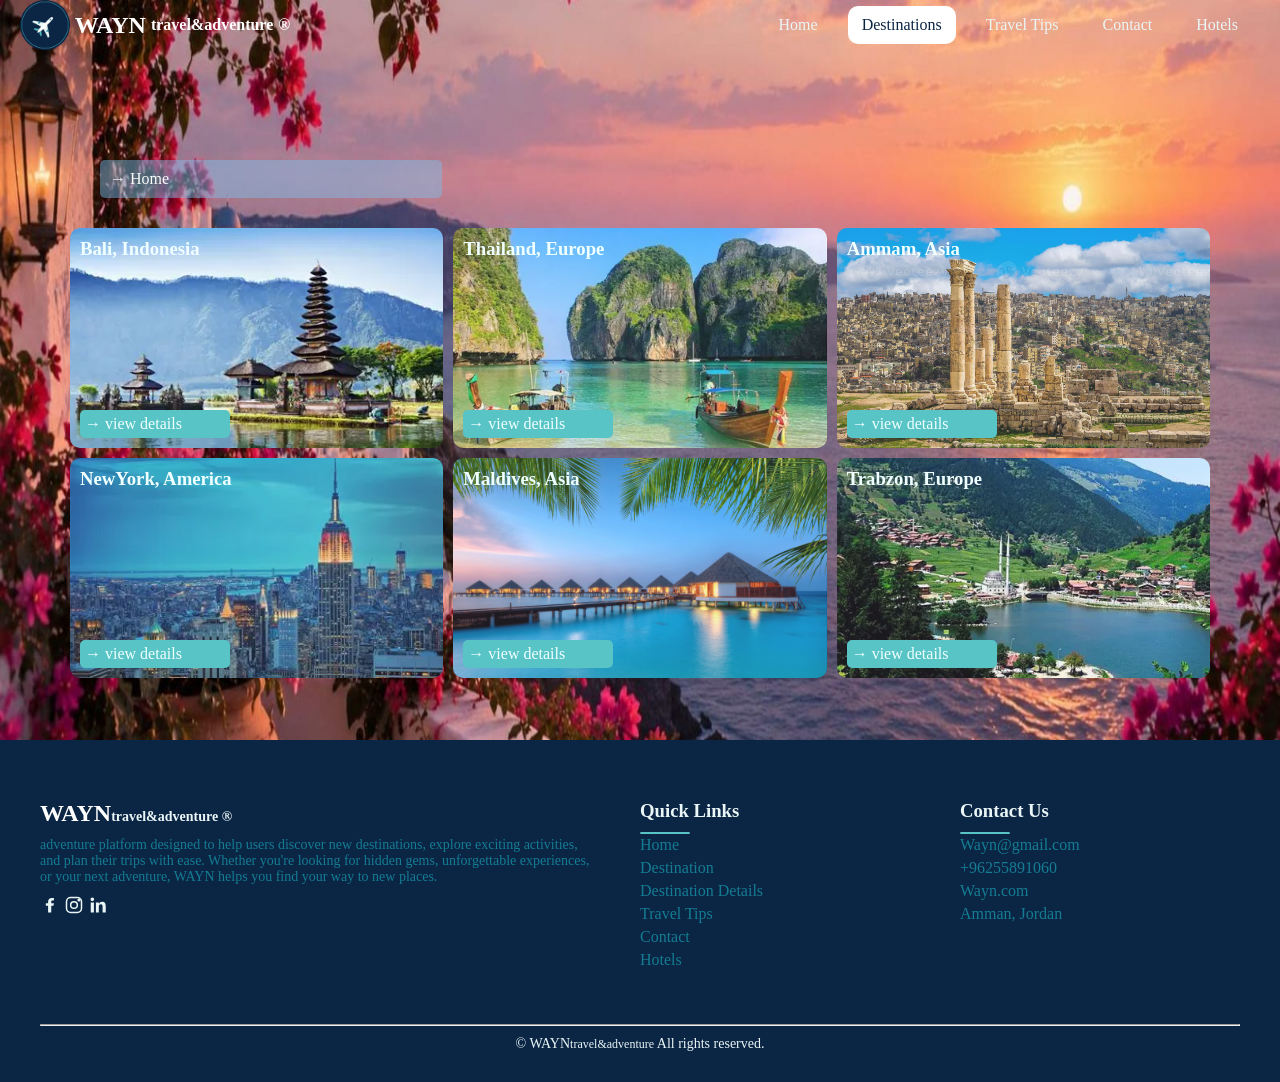
<file: project.html>
<!DOCTYPE html>
<html>
    <head>

    </head>
    <body>
        <div class="container">
            <div class="background"> <img src="12.jpeg" width="100%" height="100%"></div>
            <header>
                <div class="header1"> <img src="wayn-icon.png" width="50" height="50">
                <h2>WAYN</h2>
                <h4>travel&adventure </h4>
            <h4>&reg</h4></div>

                <ol>
                    <li><a href="index.html">Home</a></li>
                    <li><a href="project.html" class="active">Destinations</a></li>
                    <li><a href="tips.html">Travel Tips</a></li>
                    <li><a href="contact.html">Contact</a></li>
                    <li><a href="hotels.html">Hotels</a></li>
                </ol>
            </header>
         <main>
            <div class="image"><p>→ Home</p></div>
            <div class="countries">
                <div class="bali">
                   <h3>Bali, Indonesia</h3>
                   <br>
                  <div class="Details"><a href>→ view details</a></div>
                </div>
                <div class="thailand">
                   <h3>Thailand, Europe</h3>
                   <br>
                  <div class="Details"><a href>→ view details</a></div>
                </div>
                  <div class="amman">
                   <h3>Ammam, Asia</h3>
                   <br>
                  <div class="Details"><a href="amman.html">→ view details</a></div>
                </div>
                 <div class="newyork">
                   <h3>NewYork, America</h3>
                   <br>
                  <div class="Details"><a href>→ view details</a></div>
                </div>
                   <div class="maldives">
                   <h3>Maldives, Asia</h3>
                   <br>
                  
                  <div class="Details"><a href>→ view details</a></div>
                </div>
                                   <div class="trabzon">
                   <h3>Trabzon, Europe</h3>
                   <br>
                  <div class="Details"><a href>→ view details</a></div>
                </div>
            </div>
           
         </main>
             <footer>
        <div class="footer-container">
                
              
              <div class="footer-brand"> 
               <!-- <img src="images/wayn-icon.png" alt="icon">  -->
               <h2>WAYN<span style="font-size: 14px;">travel&adventure &reg;</span></h2>
                <p>adventure platform designed to help users discover new destinations, explore exciting activities, and plan their trips with ease. Whether you're looking for hidden gems, unforgettable experiences, or your next adventure, WAYN helps you find your way to new places.</p>
            
             <div class="social-links">
                <a href="#"><svg xmlns="http://www.w3.org/2000/svg" viewBox="0 0 24 24" width="20" height="20" fill="#EAF6F6">
                        <path d="M13.5 21v-8h2.7l.4-3.1h-3.1V8c0-.9.3-1.5 1.6-1.5h1.6V3.7c-.8-.1-1.7-.2-2.6-.2-2.6 0-4.4 1.6-4.4 4.5v1.9H7V13h2.7v8z"/>
                         </svg></a> 
                <a href="#"><svg xmlns="http://www.w3.org/2000/svg" viewBox="0 0 24 24" width="20" height="20" fill="none" stroke="#EAF6F6" stroke-width="1.8">
                          <rect x="3" y="3" width="18" height="18" rx="5"/>
                               <circle cx="12" cy="12" r="4"/>
                                <circle cx="18" cy="6" r="1" fill="#EAF6F6"/>
                                       </svg></a>
                <a href="#"><svg xmlns="http://www.w3.org/2000/svg" viewBox="0 0 24 24" width="20" height="20" fill="#EAF6F6">
                          <path d="M5.2 3a2.2 2.2 0 1 0 0 4.4 2.2 2.2 0 0 0 0-4.4zM3.3 9h3.8v12H3.3zM9.5 9h3.6v1.6h.1A4 4 0 0 1 16.8 8c3.8 0 4.5 2.5 4.5 5.7V21h-3.8v-6.5c0-1.5 0-3.4-2.1-3.4s-2.4 1.6-2.4 3.3V21H9.5z"/>
                              </svg></a>
            </div>
             </div>
             <div class="footer-column">
                <h3>Quick Links</h3>
                <hr>
                <ul>
            <li><a href="Home" >Home</a></li>
            <li><a href="Destination.html">Destination</a></li>
            <li><a href="Destination-Details.html">Destination Details</a></li>
            <li><a href="Travel-Tips.html">Travel Tips</a></li>
            <li><a href="Contact.html">Contact</a></li>
            <li><a href="Hotels.html">Hotels</a></li>
                </ul>
             </div>
             <div class="footer-column">
                <ul>
                <h3>Contact Us</h3>
                <hr>
                <li><a href="mailto:Wayn@gmail.com">Wayn@gmail.com</a></li>
                <li><a href="tel:+96255891060">+96255891060</a></li>
                <li><a href="/">Wayn.com</a></li>
                <li>Amman, Jordan</li></ul>
             </div>
             
             <div class="footer-bottom">
                <hr>
                <p>&copy; WAYN<span style="font-size: 12px;">travel&adventure</span> All rights reserved.</p>
             </div>
        </div>
    </footer>
        </div>
        
        <style>
            .background{
                position: fixed;
                object-fit: cover;
                width: 100%;
                height: 100%;
                inset:0;
                z-index: -2;
            }
          
             footer{
    grid-column: 1/4;
    grid-row:3/4;
    background-color: var(--primary-navy);
    color: var(--secondary-lightblue);
    width: 100%;
    padding: 60px 8px 20px;
    margin-top: 100px;
    font-family: Cambria, Cochin, Georgia, Times, 'Times New Roman', serif;
}
.footer-container{
    display: grid;
    grid-template-columns: 2fr repeat(2,1fr);
    gap: 40px;
    max-width:1200px ;
    margin: 0 auto;
}



.footer-brand img{
 width: 100px;
}
.footer-brand h2{
   color: var(--secondary-White);
    font-weight: bold;
    font-size:24px;
    user-select: none;
    margin-bottom: 10px;
    font-family:Cambria, Cochin, Georgia, Times, 'Times New Roman', serif
}
.footer-brand span{
    color:var(--secondary-lightblue);
}
.footer-brand p{
    font-size: 14px;
    font-family:Cambria, Cochin, Georgia, Times, 'Times New Roman', serif;
    color: var(--secondary-teal);
    margin-bottom: 10px;

}
.footer-column hr{
    width:50px ;
    margin-bottom: 2px;
    border-radius: 5px;
    height: 2px;
    background-color: #EAF6F6;
    border: 1px solid var(--secondary-Aqua);
}
.footer-column h3{
    margin-bottom: 10px;
    
 
}
.footer-column ul{
    list-style: none;

}
.footer-column li{
    margin-bottom: 5px;
    color: #147D92;
   
}
.footer-column ul li a{
    color: var(--secondary-teal);
      text-decoration: none;
    transition: color 0.3s ease;
    
}
.footer-bottom {
    text-align: center;
    width: 100%;
    grid-column: 1/-1;
    padding: 10px 0;
}
.footer-bottom hr{
margin-bottom: 10px;
}
.footer-bottom{
    font-size: 14px;
    font-family: Cambria, Cochin, Georgia, Times, 'Times New Roman', serif;
}
            .container{
                display: grid;
                grid-template-columns: 50px 1fr 50px;
                grid-template-rows: 50px 550px auto ;
                       min-height: 100vh;
                       gap:20px;
 }

 :root{
    --primary-navy:#0B2545;
    --secondary-teal:#147D92;
    --secondary-Aqua:#58C4C6;
    --secondary-lightblue:#EAF6F6;
    --secondary-White:#FFFFFF;
                    --primary-color:#d2bdf4;

   
}
 .image{ 
                margin-top: 10px;
 }
 .image p{ 
    display:inline-block;
    color:#fafbfb;
                background-color: rgba(126, 190, 236, 0.468);
                border: 10px solid transparent ;
                border-radius: 5px;
                margin-top:10px;
                margin-left: 30px;
                width: 30%;
 }
.image p{
    position: relative;
    top:-30px;
}
ol{
    display: flex;
    list-style: none;
    gap:10px;
    margin-right: 25px;
}
ol li {
    list-style: none;
    margin: 3px;
    background-color: transparent;
    border-radius: 10px;
}

ol li a {
    display: block;
    padding: 8px 12px;
    color: var(--secondary-lightblue);
    text-decoration: none;
    border: 2px solid transparent;
    border-radius: 10px;
    transition: all 0.3s ease;
}

ol li a:hover {
    background-color: white;
    color: var(--primary-navy);
    border: 2px solid var(--primary-color);
}
header{
    display: flex;
    justify-content: space-between;
    align-items: center;
 grid-row: 1;
    grid-column: 1/4;
}
.header1{
padding: 0px 20px;
gap:5px;
display: flex;
justify-content: space-between;
align-items: center;
border-radius: 5px;
flex-wrap: wrap;
position:sticky;
top:0;
align-items: center;
 color: white;
    user-select: none;
    font-family:Cambria, Cochin, Georgia, Times, 'Times New Roman', serif;

}
            main{
                padding-top: 100px;
                grid-column: 2/3;
                grid-row: 2/3;
            }
            .countries{
                display: grid;
                grid-template-columns: 1fr 1fr 1fr;
                grid-template-rows:  1fr 1fr ;
                height: 100%;
                gap: 10px;
            }
            .bali{
                display: flex;
                flex-direction: column;
                background-image:  url(bali.webp);
                background-size: cover;
                background-position:center ;
                padding: 10px 10px;
                color: azure;
                border: 10px solid --primary-color;
                border-radius: 10px;
                width: 100%;
                height: 100%;
                transition: 0.23s;
            }
            .thailand{
                display: flex;
                flex-direction: column;
                background: linear-gradient(rgba(210, 189, 244, 0.12),
    rgba(210, 189, 244, 0.12)), url(thailand.webp);
                background-size: cover;
                background-position:center ;
                padding: 10px 10px;
                color: azure;
                border: 10px solid  --primary-color;
                border-radius: 10px;
                width: 100%;
                height: 100%;
                transition: 0.23s;
            }
           h2 h4{
                color: #fafbfb;
            }
            .trabzon{
                display: flex;
                flex-direction: column;
                background: linear-gradient(rgba(210, 189, 244, 0.12),
    rgba(210, 189, 244, 0.12)), url(trabzon.webp);
                background-size: cover;
                background-position:center ;
                padding: 10px 10px;
                color: azure;
                border: 10px solid  --primary-color;
                border-radius: 10px;
                width: 100%;
                height: 100%;
                transition: 0.23s;
            }
            .amman{
                 display: flex;
                flex-direction: column;
                background: linear-gradient(rgba(210, 189, 244, 0.12),
    rgba(210, 189, 244, 0.12)), url(amman1.jpg);
                background-size: cover;
                background-position:center ;
                padding: 10px 10px;
                color: azure;
                border: 10px solid  --primary-color;
                border-radius: 10px;
                width: 100%;
                height: 100%;
                transition: 0.23s;
            }
            
            .Details{
                background-color: var(--secondary-Aqua);
                border: 5px solid var(--secondary-Aqua);
                border-radius: 5px;
                margin-top: auto;
                width: 150px;
            }
            .newyork{
                   display: flex;
                flex-direction: column;
                background: linear-gradient( rgba(210, 189, 244, 0.12),
    rgba(210, 189, 244, 0.12)), url(newyork.webp);
                background-size: cover;
                background-position:center ;
                padding: 10px 10px;
                color: azure;
                border: 10px solid  --primary-color;
                border-radius: 10px;
                width: 100%;
                height: 100%;
                transition: 0.23s;
            }
            .maldives{
                  display: flex;
                flex-direction: column;
                background: linear-gradient(rgba(210, 189, 244, 0.12),
    rgba(210, 189, 244, 0.12)), url(maldives.gif);
                background-size: cover;
                background-position:center ;
                padding: 10px 10px;
                color: azure;
                border: 10px solid  --primary-color;
                border-radius: 10px;
                width: 100%;
                height: 100%;
                transition: 0.23s;
               
            }
           .maldives:hover{
                 transform: translateY(-5px);
            }
            .amman:hover{
                 transform: translateY(-5px);
            }
            .newyork:hover{
                 transform: translateY(-5px);
            }
            .thailand:hover{
                 transform: translateY(-5px);
            }
            .trabzon:hover{
                 transform: translateY(-5px);
            }
            .bali:hover{
                 transform: translateY(-5px);
            }
            a{
                text-decoration: none;
                                color: azure;

            }

 ol li a.active{
    background-color:white;
    color: var(--primary-navy);
    border: 2px solid var white;
}
            *{
                margin: 0;
                padding: 0;
                box-sizing: border-box;
            }
            @media (max-width: 600px) {
    .countries {
        grid-template-columns: 1fr;
        height: auto;
    }

    header {
        flex-wrap: wrap;
        justify-content: center;
        gap: 10px;
    }

    header ol {
        flex-wrap: wrap;
        justify-content: center;
        gap: 5px;
    }

    main {
        padding: 20px 10px;
    }

    .bali,
    .thailand,
    .amman,
    .newyork,
    .maldives,
    .trabzon {
        min-height: 220px;
    }

    .footer-container {
        grid-template-columns: 1fr;
    }

    img {
        max-width: 100%;
        height: auto;
    }
}
        </style>
</body>
</html>
</file>
<file: style.css>
*{
    padding: 0;
    margin: 0;
    box-sizing: border-box;
}
:root{
    --primary-navy:#0B2545;
    --secondary-teal:#147D92;
    --secondary-Aqua:#58C4C6;
    --secondary-lightblue:#EAF6F6;
    --secondary-White:#FFFFFF;
   
}
.dashboard{
    display: grid;
    grid-template-columns:250px 1fr ;
    grid-template-rows: 100px 1fr 60px;
    grid-template-areas:  
    "header header"
    "main main "
    "footer footer";
}
.dashboard .header{
grid-area:header;
background-color: var(--secondary-lightblue);
padding: 0px 20px;
display: flex;
justify-content: space-between;
align-items: center;
border-radius: 5px;
flex-wrap: wrap;
position:sticky;
top:0;
z-index: 999;
border-bottom:1px solid var(--secondary-White);
}
.dashboard .header .logo{
    display: flex;
    align-items: center;
    gap:12px;
}  

.dashboard .header .logo .brand{
    color: var(--primary-navy);
    font-weight: bold;
    font-size:24px;
    user-select: none;
    font-family:Cambria, Cochin, Georgia, Times, 'Times New Roman', serif
}
.dashboard .header .logo .tagline{

 color:var(--secondary-teal);
}
.dashboard .header .logo img{
    width: 70px;
}
.dashboard .header nav{
    display: flex;
    gap:10px;
    align-items: center;
    user-select: none;
    margin-right: 40px;
  
}
.dashboard .header nav a{
    background-color: var(--primary-navy);
    color:var(--secondary-lightblue);
    border-radius: 10px;
     text-decoration: none;
     padding: 5px;
     margin: 3px;
    transition: 0.3s;
}
.dashboard .header nav a:hover{
    background-color: var(--secondary-White);
    color: var(--primary-navy);
    border: 1px solid var(--primary-navy);
    transform:translateY(-2px);
   
}
.dashboard .header nav a.active{
    background-color: var(--secondary-White);
    color: var(--primary-navy);
    border: 1px solid var(--primary-navy);
}
</file>
